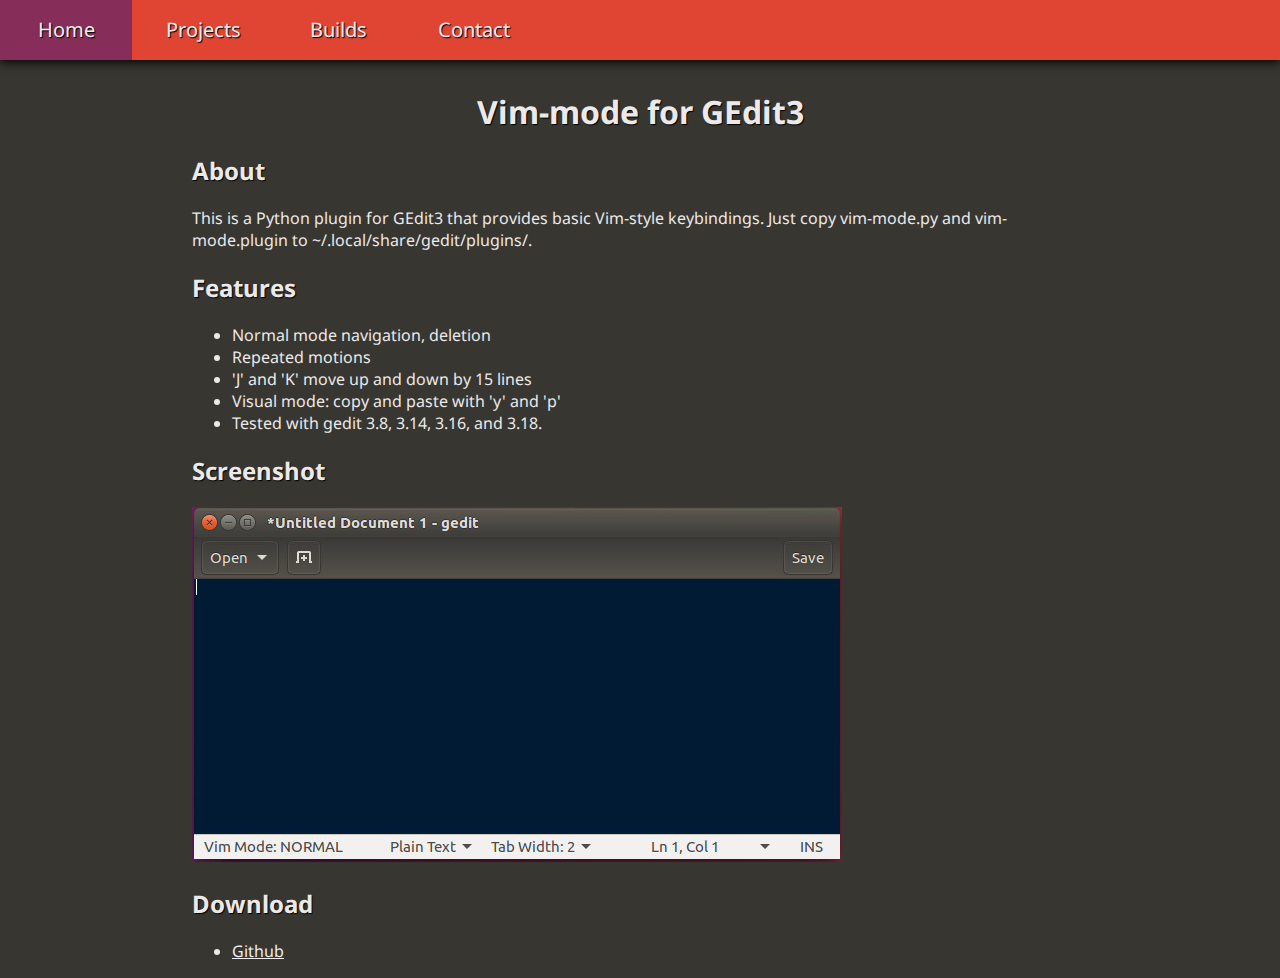
<file: geditvim.html>
<!DOCTYPE html>
<html lang="en-CA">
  <head>
    <meta charset="utf-8">
    <link rel="Shortcut Icon" href="nhp.ico" type="image/x-icon">
    <link href='https://fonts.googleapis.com/css?family=Droid+Sans' rel='stylesheet' type='text/css'>
    <link rel="stylesheet" href="style.css">
    <meta name="author" content="Nicholas Parkanyi">
    <meta name="description" content="Nicholas Parkanyi's personal homepage.">
    <title>Nicholas Parkanyi's Personal Page -- Vim-mode for GEdit3</title>
  </head>
  <body>
    <nav id="menuBarNav">
      <ul>
        <li><a href="index.html">Home</a></li>
        <li class="dropdown"><a href="projects.html">Projects</a>
          <ul>
            <li><a href="minimidi.html">MiniMIDI</a></li>
            <li><a href="libmidi.html">Libmidi</a></li>
            <li><a href="#">Vim-mode for Gedit3</a></li>
            <li><a href="omega.html">Omega</a></li>
          </ul>
        </li>
        <li><a href="builds.html">Builds</a></li>
        <li><a href="contact.html">Contact</a></li>
      </ul>
    </nav>

    <div id="content">
      <header>
        <h1>Vim-mode for GEdit3</h1>
      </header>
      <h2>About</h2>
      <p>This is a Python plugin for GEdit3 that provides basic Vim-style keybindings.
         Just copy vim-mode.py and vim-mode.plugin to ~/.local/share/gedit/plugins/.</p>
      <h2>Features</h2>
      <ul>
        <li>Normal mode navigation, deletion</li>
        <li>Repeated motions</li>
        <li>'J' and 'K' move up and down by 15 lines</li>
        <li>Visual mode: copy and paste with 'y' and 'p'</li>
        <li>Tested with gedit 3.8, 3.14, 3.16, and 3.18.</li>
      </ul>
      <h2>Screenshot</h2>
      <img src="geditvim.jpg"></img>
      <h2>Download</h2>
      <ul>
        <li><a href="http://github.com/nparkanyi/gedit3-vim-mode">Github</a></li>
      </ul>
    </div>
  </body>
<script type="text/javascript" src="disable.js"></script>
</html>
</file>
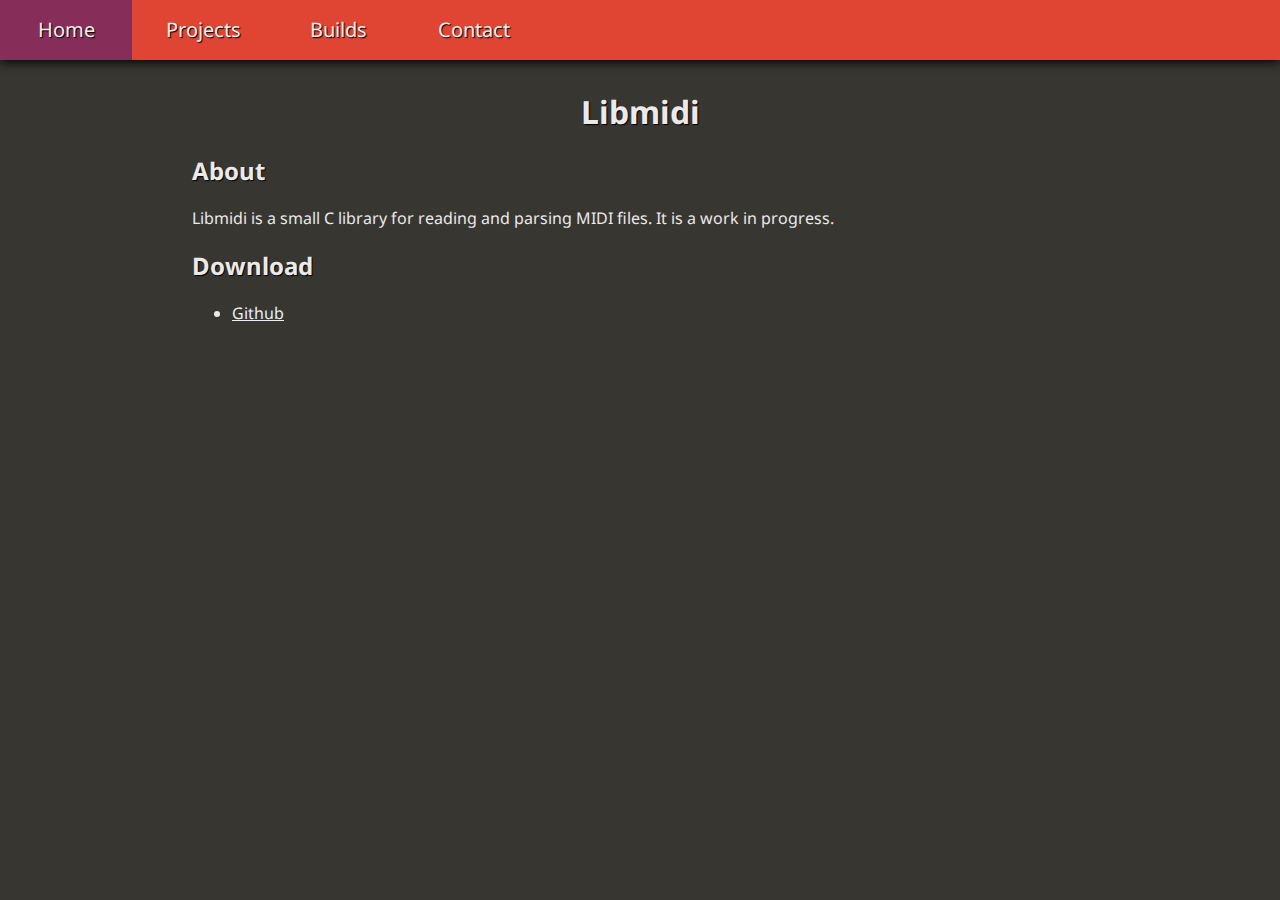
<file: libmidi.html>
<!DOCTYPE html>
<html lang="en-CA">
  <head>
    <meta charset="utf-8">
    <link rel="Shortcut Icon" href="nhp.ico" type="image/x-icon">
    <link href='https://fonts.googleapis.com/css?family=Droid+Sans' rel='stylesheet' type='text/css'>
    <link rel="stylesheet" href="style.css">
    <meta name="author" content="Nicholas Parkanyi">
    <meta name="description" content="Nicholas Parkanyi's personal homepage.">
    <title>Nicholas Parkanyi's Personal Page -- Libmidi</title>
  </head>
  <body>
    <nav id="menuBarNav">
      <ul>
        <li><a href="index.html">Home</a></li>
        <li class="dropdown"><a href="projects.html">Projects</a>
          <ul>
            <li><a href="minimidi.html">MiniMIDI</a></li>
            <li><a href="#">Libmidi</a></li>
            <li><a href="geditvim.html">Vim-mode for Gedit3</a></li>
            <li><a href="omega.html">Omega</a></li>
          </ul>
        </li>
        <li><a href="builds.html">Builds</a></li>
        <li><a href="contact.html">Contact</a></li>
      </ul>
    </nav>

    <div id="content">
      <header>
        <h1>Libmidi</h1>
      </header>
      <h2>About</h2>
      <p>Libmidi is a small C library for reading and parsing MIDI files. It is a work in progress.</p>
      <h2>Download</h2>
      <ul>
        <li><a href="http://github.com/nparkanyi/libmidi">Github</a></li>
      </ul>
    </div>
  </body>
<script type="text/javascript" src="disable.js"></script>
</html>
</file>
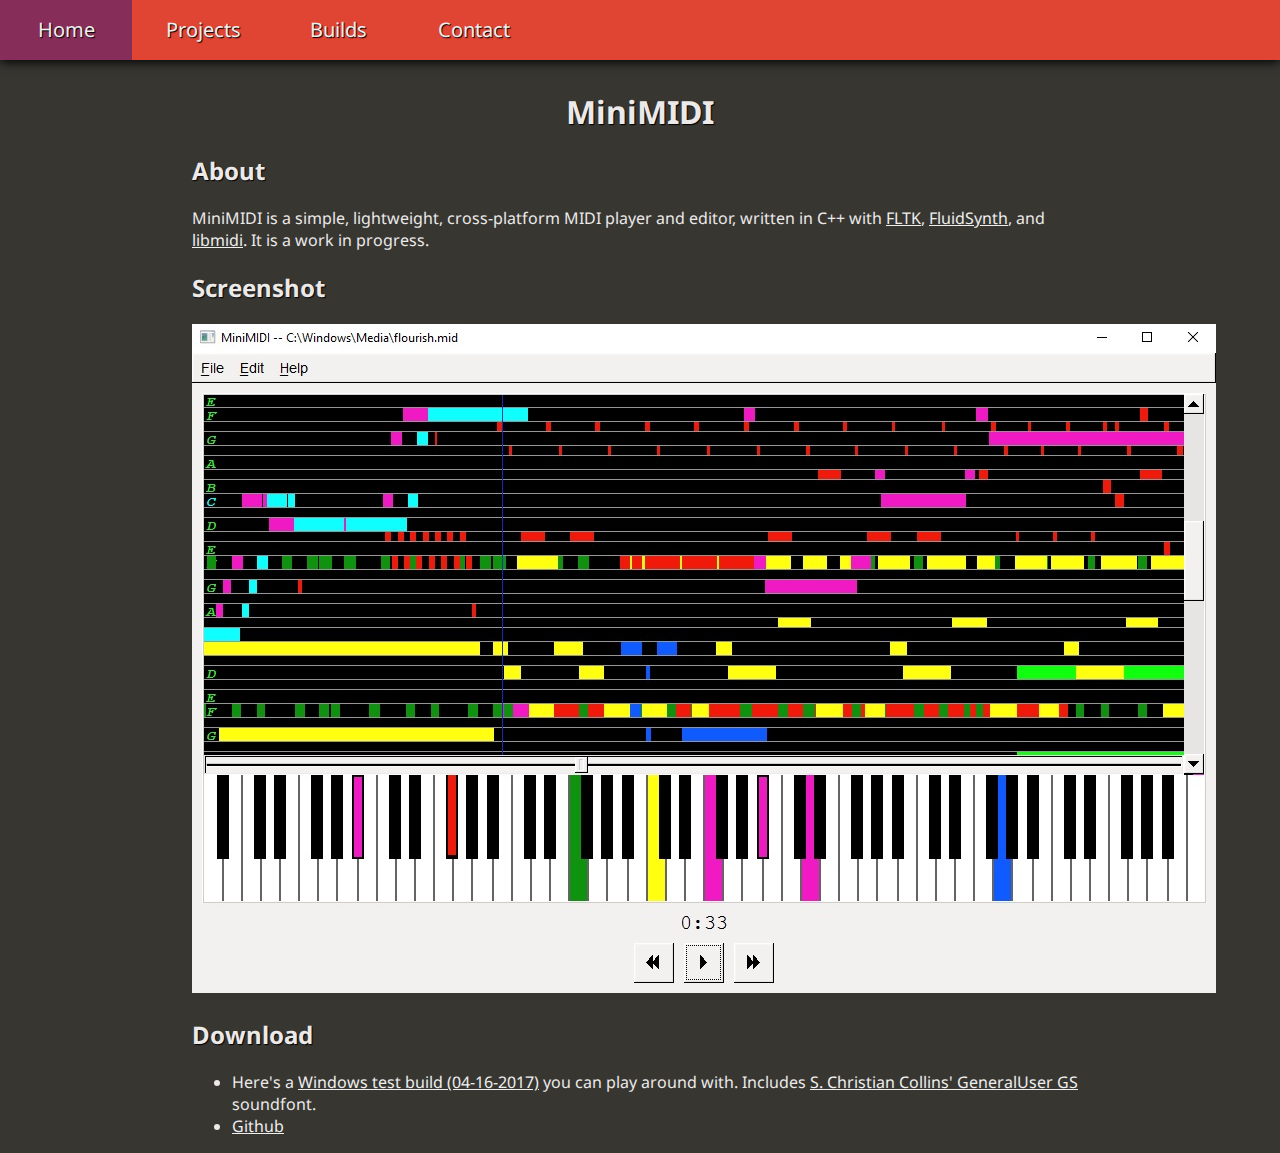
<file: minimidi.html>
<!DOCTYPE html>
<html lang="en-CA">
  <head>
    <meta charset="utf-8">
    <link rel="Shortcut Icon" href="nhp.ico" type="image/x-icon">
    <link href='https://fonts.googleapis.com/css?family=Droid+Sans' rel='stylesheet' type='text/css'>
    <link rel="stylesheet" href="style.css">
    <meta name="author" content="Nicholas Parkanyi">
    <meta name="description" content="Nicholas Parkanyi's personal homepage.">
    <title>Nicholas Parkanyi's Personal Page -- MiniMIDI</title>
  </head>
  <body>
    <nav id="menuBarNav">
      <ul>
        <li><a href="index.html">Home</a></li>
        <li class="dropdown"><a href="projects.html">Projects</a>
          <ul>
            <li><a href="#">MiniMIDI</a></li>
            <li><a href="libmidi.html">Libmidi</a></li>
            <li><a href="geditvim.html">Vim-mode for Gedit3</a></li>
            <li><a href="omega.html">Omega</a></li>
          </ul>
        </li>
        <li><a href="builds.html">Builds</a></li>
        <li><a href="contact.html">Contact</a></li>
      </ul>
    </nav>

    <div id="content">
      <header>
        <h1>MiniMIDI</h1>
      </header>
      <h2>About</h2>
      <p>MiniMIDI is a simple, lightweight, cross-platform MIDI player and editor,
        written in C++ with <a href="http://fltk.org">FLTK</a>, <a href="http://fluidsynth.org">FluidSynth</a>,
        and <a href="libmidi.html">libmidi</a>. It is a work in progress.</p>
      <h2>Screenshot</h2>
      <img src="minimidi.jpg"></img>
      <h2>Download</h2>
      <ul>
        <li>Here's a <a href="https://drive.google.com/open?id=0Bz5PRft3_l5kY2w1a2JoV3J6WEU">Windows test build (04-16-2017)</a>
            you can play around with. Includes <a href="http://www.schristiancollins.com/generaluser.php">S. Christian Collins' GeneralUser GS</a> soundfont.
        <li><a href="http://github.com/nparkanyi/MiniMIDI">Github</a></li>
      </ul>
    </div>
  </body>
<script type="text/javascript" src="disable.js"></script>
</html>
</file>
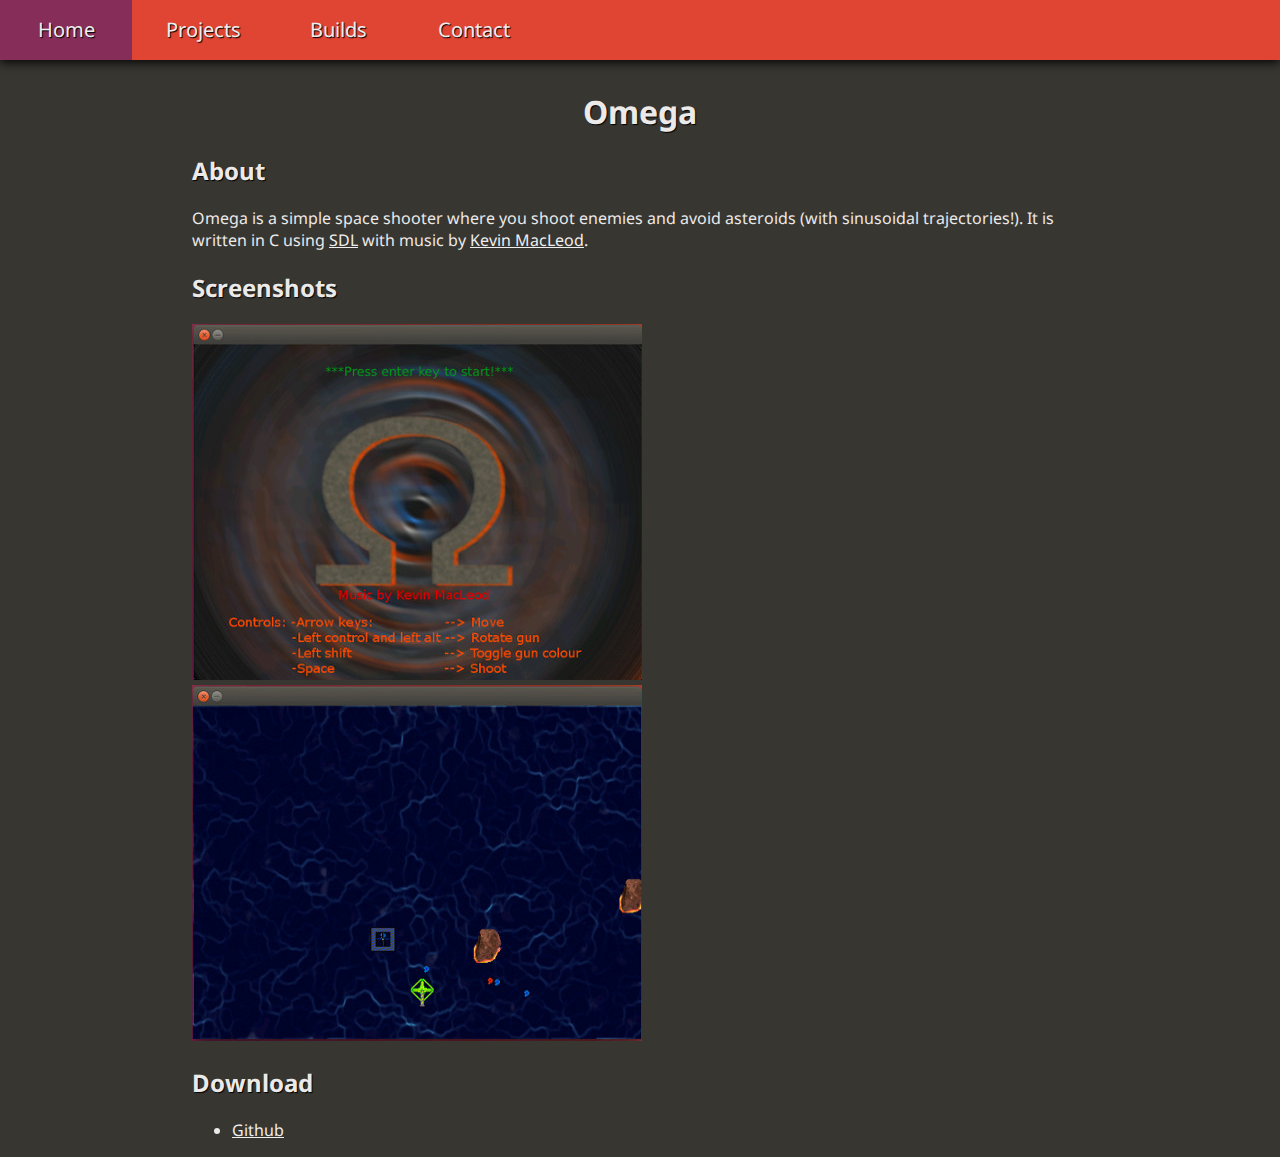
<file: omega.html>
<!DOCTYPE html>
<html lang="en-CA">
  <head>
    <meta charset="utf-8">
    <link rel="Shortcut Icon" href="nhp.ico" type="image/x-icon">
    <link href='https://fonts.googleapis.com/css?family=Droid+Sans' rel='stylesheet' type='text/css'>
    <link rel="stylesheet" href="style.css">
    <meta name="author" content="Nicholas Parkanyi">
    <meta name="description" content="Nicholas Parkanyi's personal homepage.">
    <title>Nicholas Parkanyi's Personal Page -- Omega</title>
  </head>
  <body>
    <nav id="menuBarNav">
      <ul>
        <li><a href="index.html">Home</a></li>
        <li class="dropdown"><a href="projects.html">Projects</a>
          <ul>
            <li><a href="libmidi.html">Libmidi</a></li>
            <li><a href="geditvim.html">Vim-mode for Gedit3</a></li>
            <li><a href="#">Omega</a></li>
          </ul>
        </li>
        <li><a href="builds.html">Builds</a></li>
        <li><a href="contact.html">Contact</a></li>
      </ul>
    </nav>

    <div id="content">
      <header>
        <h1>Omega</h1>
      </header>
      <h2>About</h2>
      <p>Omega is a simple space shooter where you shoot enemies and avoid asteroids
          (with sinusoidal trajectories!). It is written in C using
          <a href="http://www.libsdl.org">SDL</a> with music by
          <a href="http://incompetech.com">Kevin MacLeod</a>.</p>
      <h2>Screenshots</h2>
      <img src="omega1.jpg">
      <img src="omega2.jpg">
      <h2>Download</h2>
      <ul>
        <li><a href="http://github.com/nparkanyi/omega-game">Github</a></li>
      </ul>
    </div>
  </body>
<script type="text/javascript" src="disable.js"></script>
</html>
</file>
<file: style.css>
body {
  background-color: #373631;
  margin: 0px;
  color: #ece9e9
}

h1 {
  text-shadow: 1px 1px 1px black;
  text-align: center;
}

h2 {
  text-shadow: 1px 1px 1px black;
}

#content {
  display: block;
  margin-left: 15%;
  margin-right: 15%;
  margin-top: 30px;
  font-family: "Droid Sans", sans-serif;
}

#content a {
  color: #eeeeee;
  transition: color 0.3s;
}

#content a:hover {
  color: #e04432;
}

/* Menu bar stuff */

#menuBarNav {
  display: block;
  background-color: #e04432;
  top: 0px;
  margin: 0px;
  box-shadow: 0px 2px 10px black;
  min-height: 60px;
}

#menuBarNav ul {
  margin: 0px;
  padding: 0px;
}

#menuBarNav ul li {
  display: inline-block;
  font-family: "Droid Sans", sans-serif;
  background-color: #e04432;
  transition: background-color 0.3s;
  margin: 0;
  padding-right: 30px;
  padding-left: 30px;
  padding-top: 20px;
  padding-bottom: 20px;
  height: 20px;
  width: 72px;
  line-height: 20px;
  text-align: center;
  font-size: 20px;
  color: #eeeeee;
  text-shadow: 1px 1px 1px black;
}

#menuBarNav ul li a {
  color: #eeeeee;
  text-decoration: none;
}

#menuBarNav ul li:hover {
  background-color: #872d5a;
}

#menuBarNav ul li:active {
  background-color: #872d5a;
}

li.dropdown > ul {
  display: none;
  position: absolute;
  top: 60px;
  width: 260px;
  box-shadow: 0px 2px 10px black;
  transform: translateX(-30px);
  text-align: center;
}

li.dropdown:hover > ul {
  display: block;
}

li.dropdown:hover > ul > li {
  display: block;
  min-width: 200px;
}
</file>
